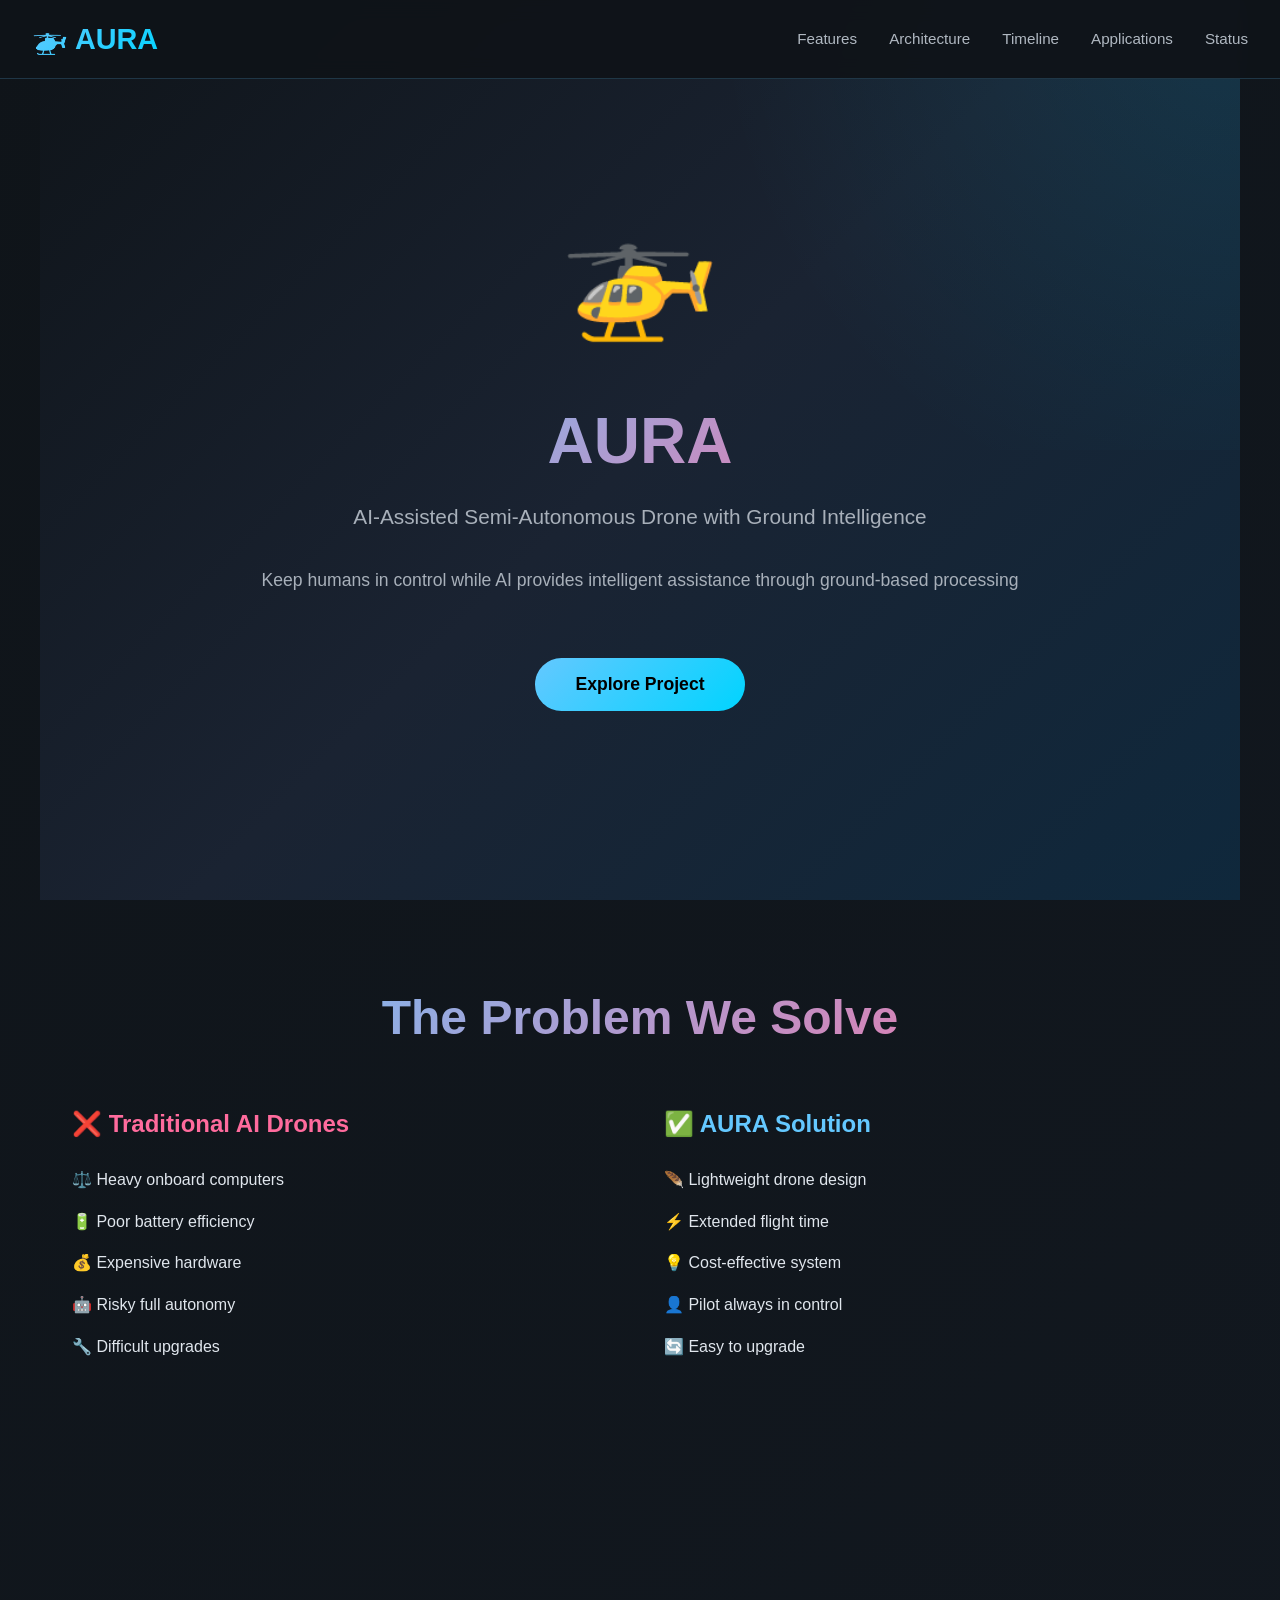
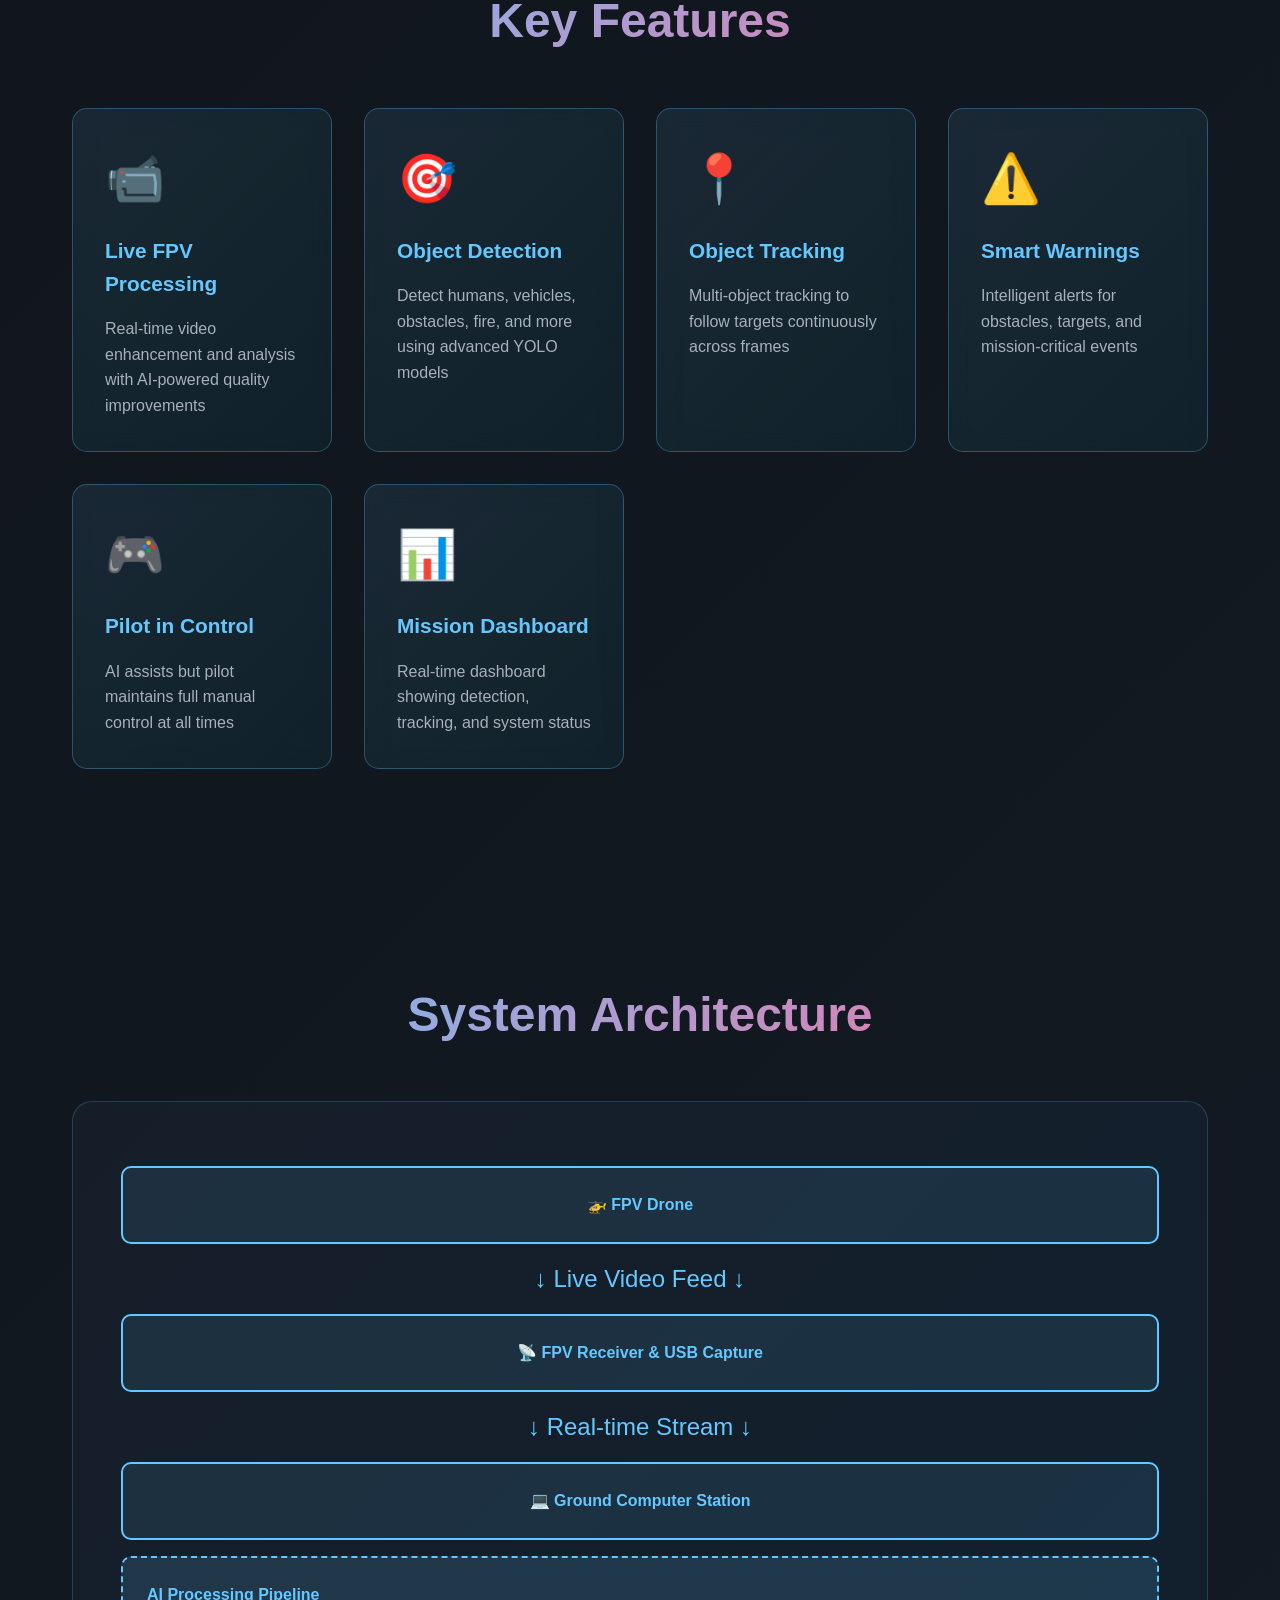
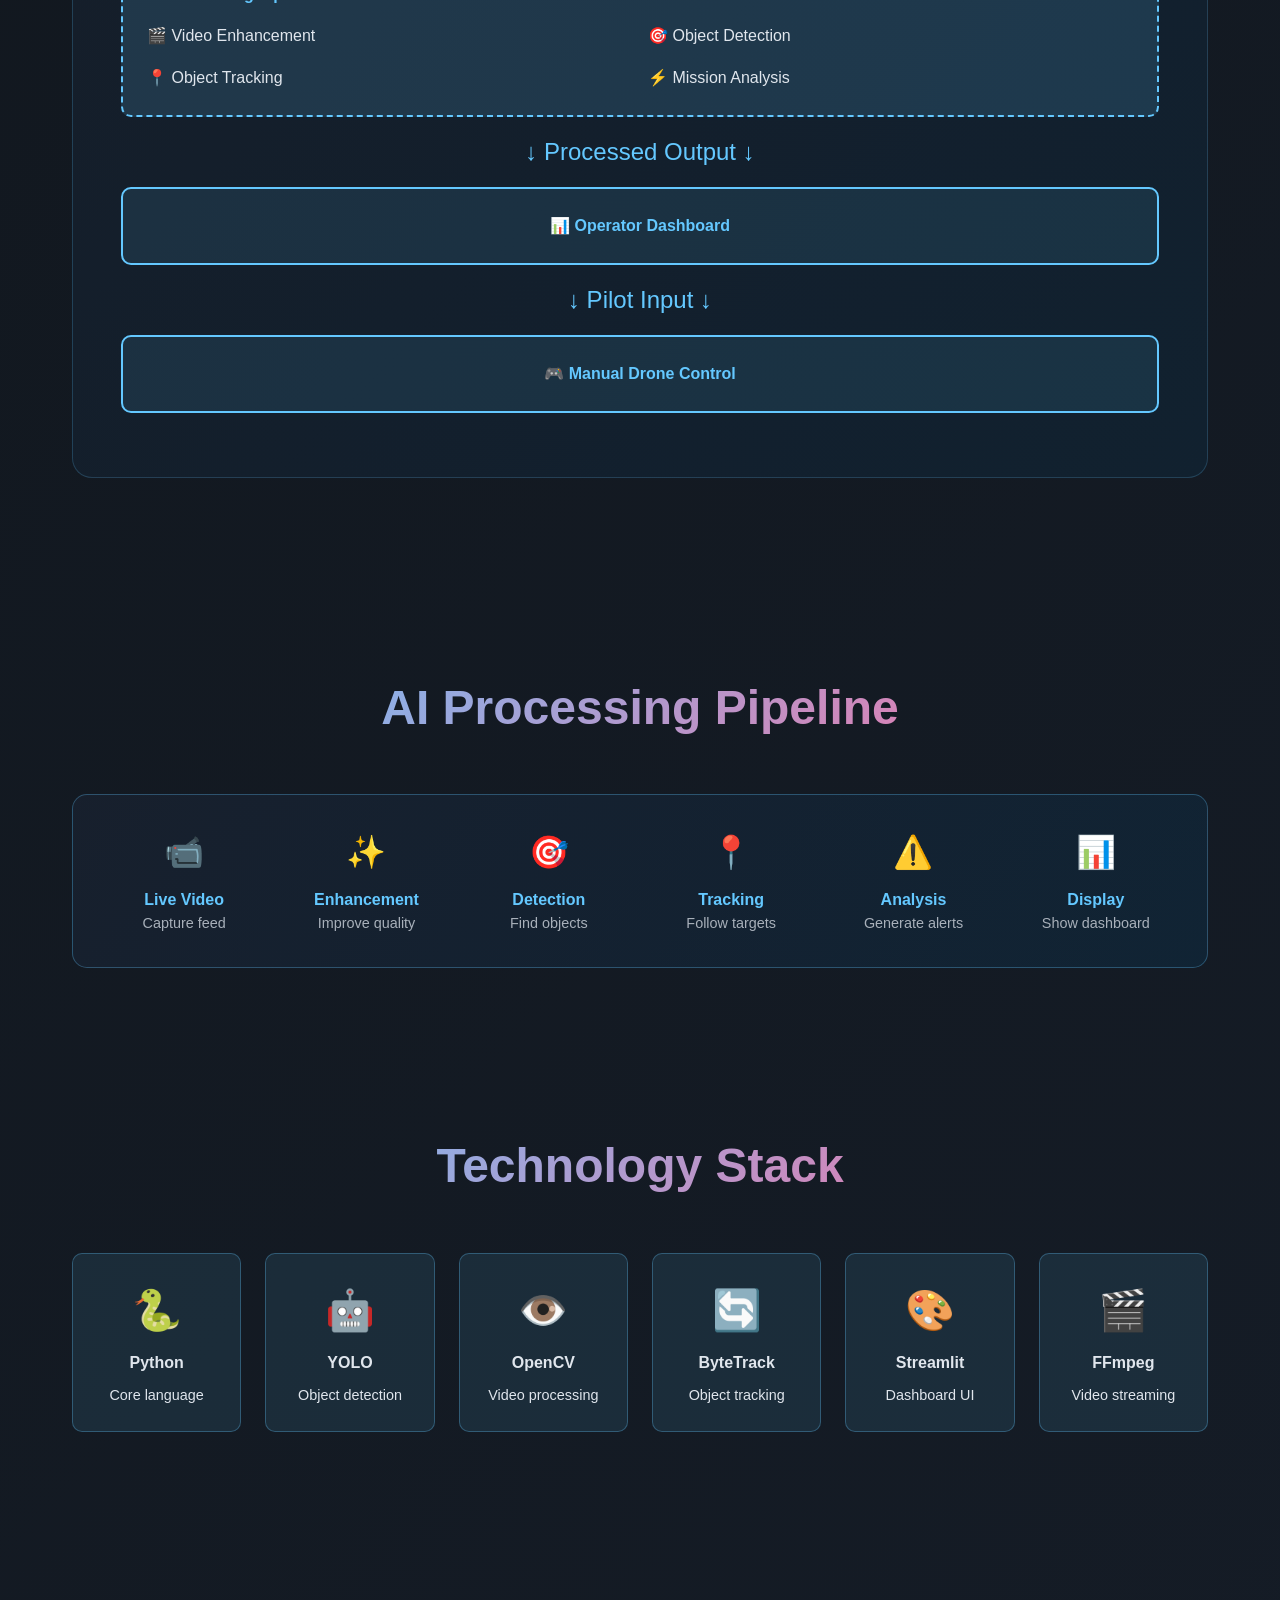
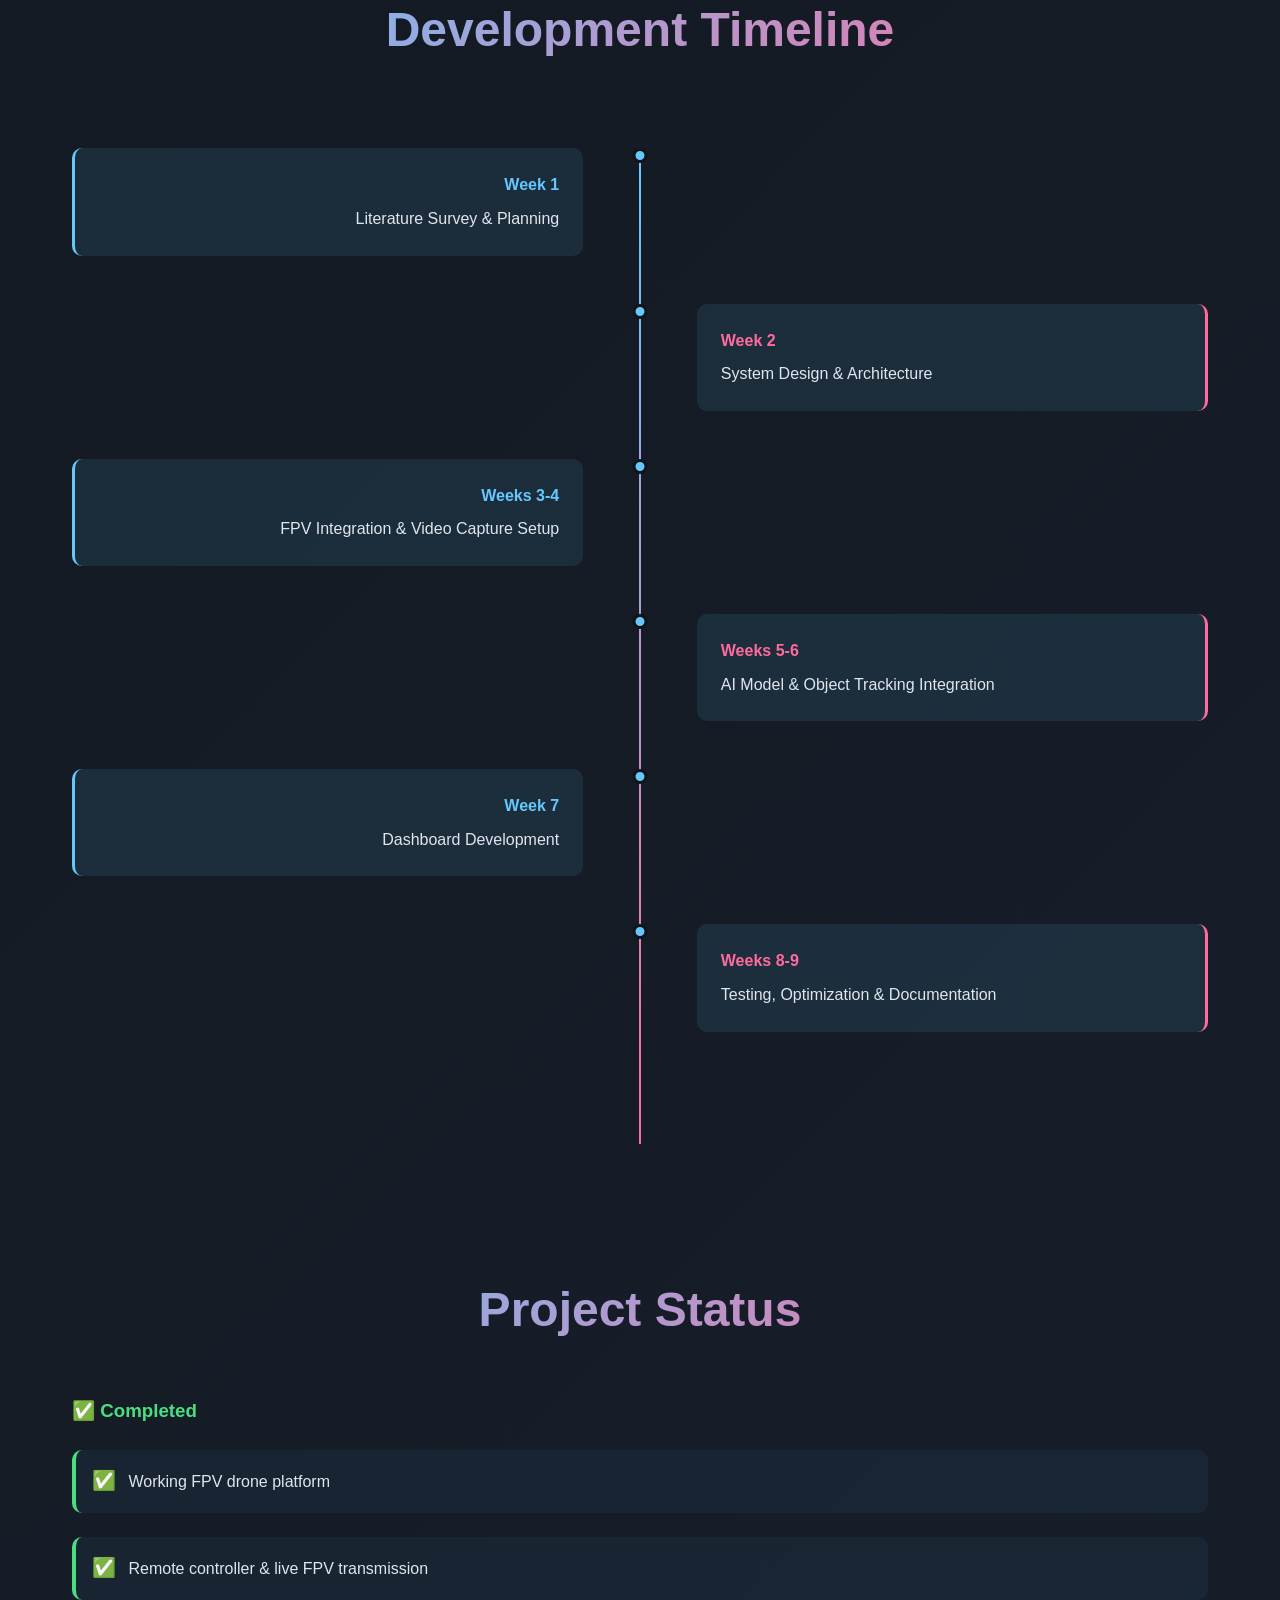
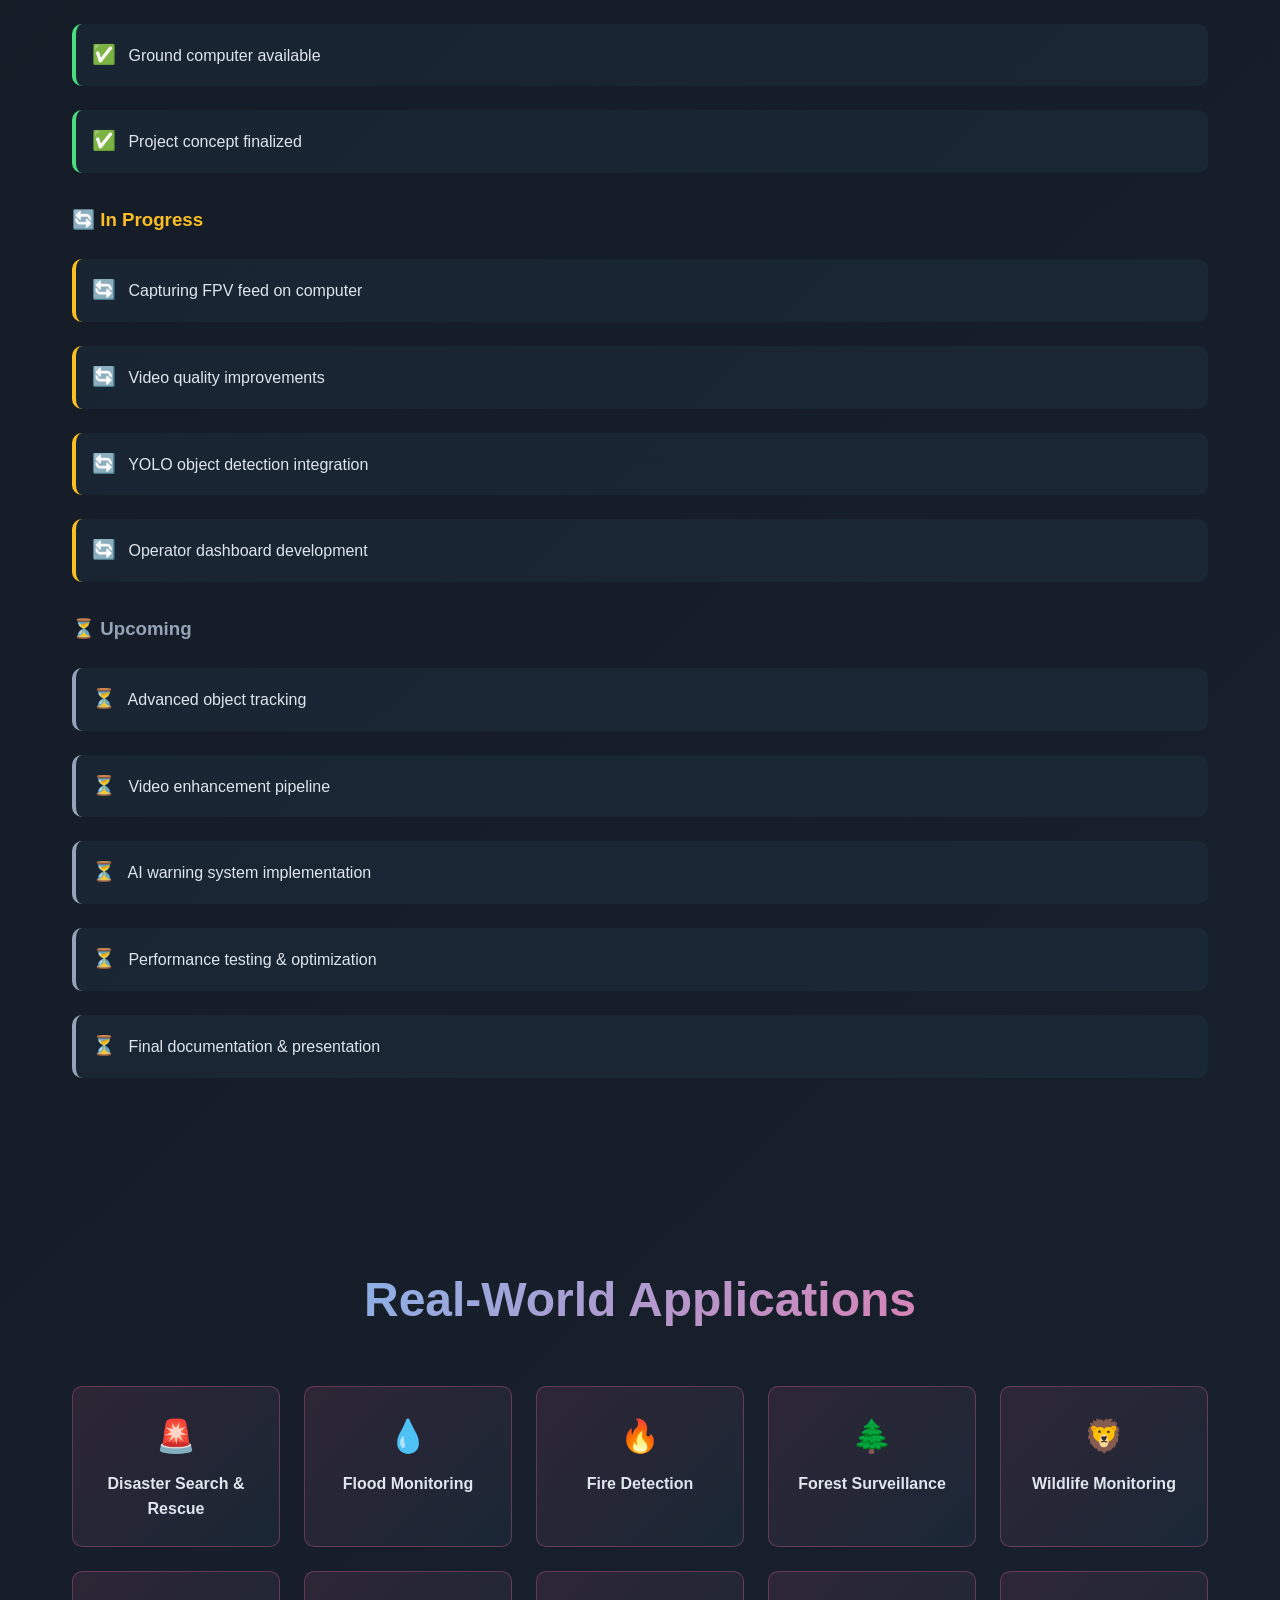
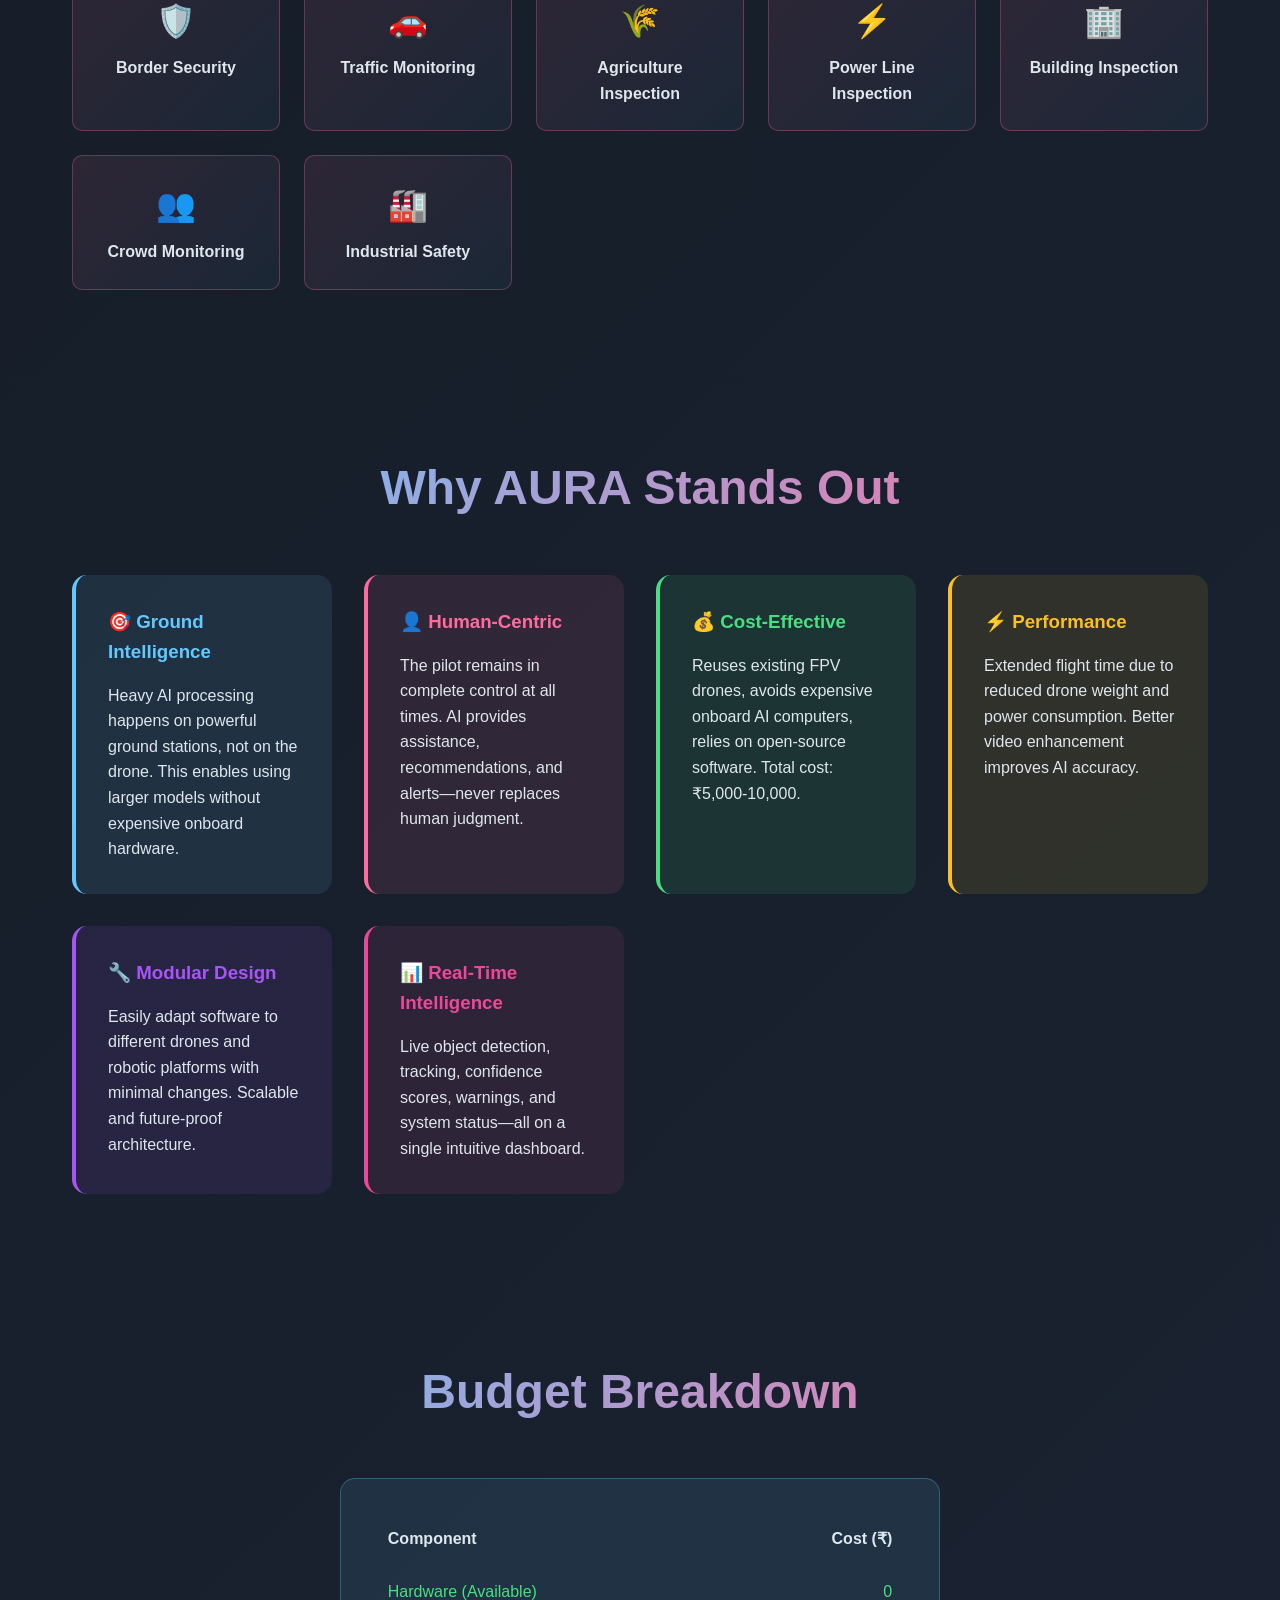
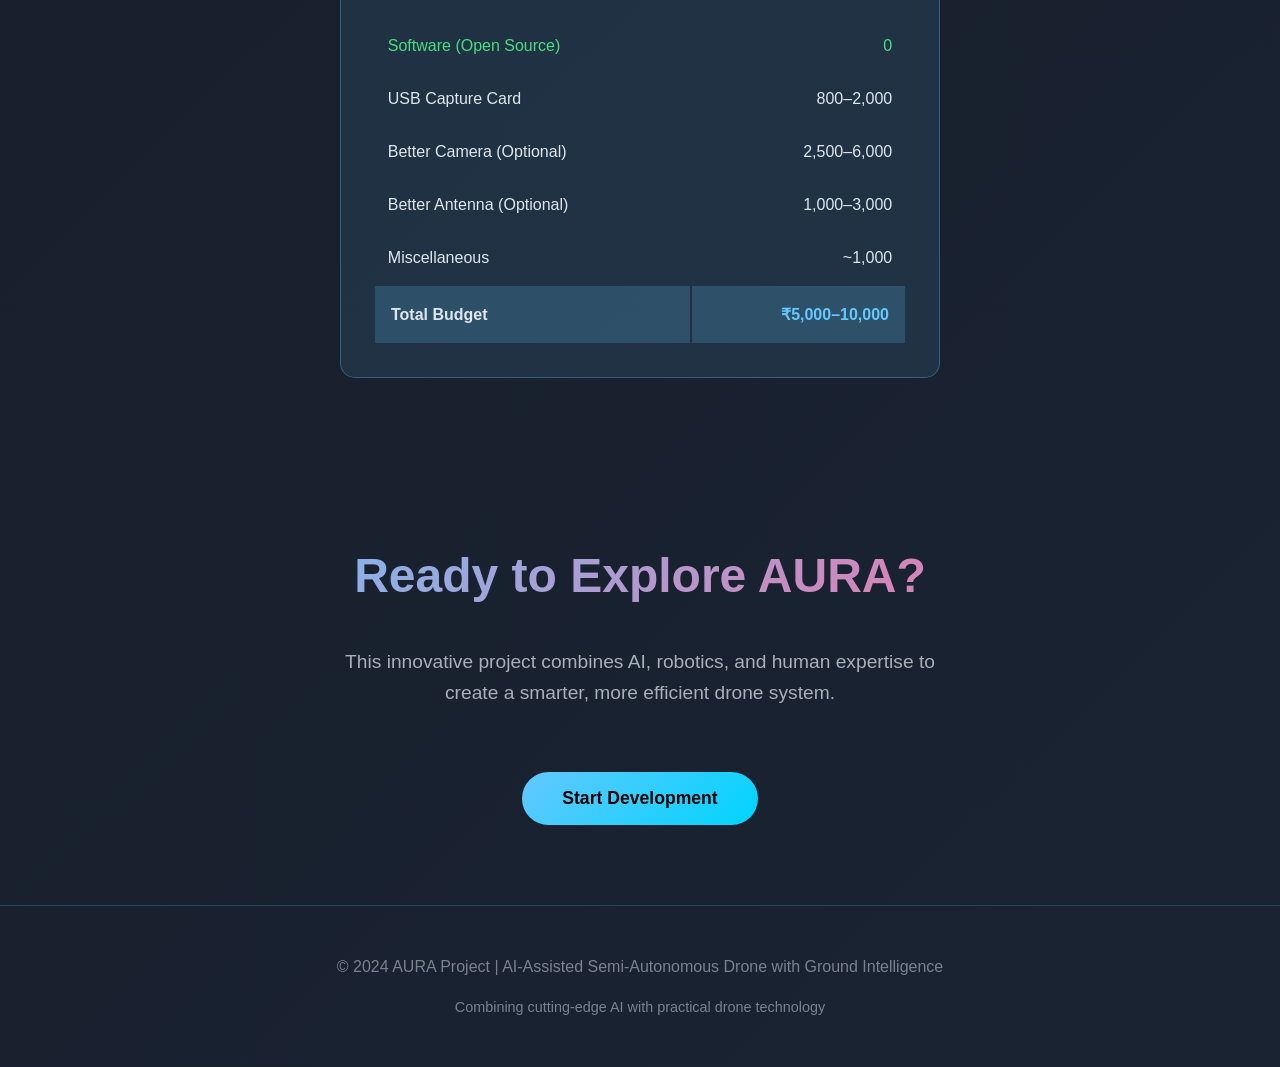
<file: index.html>
<!DOCTYPE html>
<html lang="en">
<head>
    <meta charset="UTF-8">
    <meta name="viewport" content="width=device-width, initial-scale=1.0">
    <title>AURA - AI-Assisted Drone Intelligence System</title>
    <style>
        * {
            margin: 0;
            padding: 0;
            box-sizing: border-box;
        }

        body {
            font-family: 'Segoe UI', Tahoma, Geneva, Verdana, sans-serif;
            background: linear-gradient(135deg, #0f1419 0%, #1a2332 100%);
            color: #e0e6ed;
            line-height: 1.6;
            overflow-x: hidden;
        }

        /* Navigation */
        nav {
            position: fixed;
            top: 0;
            width: 100%;
            background: rgba(15, 20, 25, 0.95);
            backdrop-filter: blur(10px);
            padding: 1rem 2rem;
            display: flex;
            justify-content: space-between;
            align-items: center;
            z-index: 1000;
            border-bottom: 1px solid rgba(100, 200, 255, 0.2);
        }

        .logo {
            font-size: 1.8rem;
            font-weight: 700;
            background: linear-gradient(135deg, #64c8ff 0%, #00d4ff 100%);
            -webkit-background-clip: text;
            -webkit-text-fill-color: transparent;
            background-clip: text;
        }

        nav ul {
            list-style: none;
            display: flex;
            gap: 2rem;
        }

        nav a {
            color: #b0b8c1;
            text-decoration: none;
            transition: color 0.3s;
            font-size: 0.95rem;
        }

        nav a:hover {
            color: #64c8ff;
        }

        /* Hero Section */
        .hero {
            min-height: 100vh;
            display: flex;
            align-items: center;
            justify-content: center;
            position: relative;
            overflow: hidden;
            padding-top: 60px;
            background: linear-gradient(135deg, rgba(15,20,25,1) 0%, rgba(26,35,50,1) 50%, rgba(15,40,60,1) 100%);
        }

        .hero::before {
            content: '';
            position: absolute;
            top: -50%;
            right: -50%;
            width: 100%;
            height: 100%;
            background: radial-gradient(circle, rgba(0, 212, 255, 0.1) 0%, transparent 70%);
            animation: float 20s ease-in-out infinite;
        }

        @keyframes float {
            0%, 100% { transform: translate(0, 0); }
            50% { transform: translate(20px, -20px); }
        }

        .hero-content {
            z-index: 10;
            text-align: center;
            max-width: 900px;
            padding: 0 2rem;
        }

        .hero h1 {
            font-size: 4rem;
            font-weight: 800;
            margin-bottom: 1.5rem;
            background: linear-gradient(135deg, #64c8ff 0%, #ff6b9d 100%);
            -webkit-background-clip: text;
            -webkit-text-fill-color: transparent;
            background-clip: text;
            line-height: 1.1;
            animation: slideInDown 0.8s ease-out;
        }

        @keyframes slideInDown {
            from {
                opacity: 0;
                transform: translateY(-30px);
            }
            to {
                opacity: 1;
                transform: translateY(0);
            }
        }

        .hero-subtitle {
            font-size: 1.3rem;
            color: #a8b0ba;
            margin-bottom: 2rem;
            animation: slideInUp 0.8s ease-out 0.2s both;
        }

        @keyframes slideInUp {
            from {
                opacity: 0;
                transform: translateY(30px);
            }
            to {
                opacity: 1;
                transform: translateY(0);
            }
        }

        .drone-icon {
            font-size: 8rem;
            margin-bottom: 2rem;
            animation: bounce 2s ease-in-out infinite;
        }

        @keyframes bounce {
            0%, 100% { transform: translateY(0); }
            50% { transform: translateY(-20px); }
        }

        .cta-button {
            background: linear-gradient(135deg, #64c8ff 0%, #00d4ff 100%);
            color: #000;
            padding: 1rem 2.5rem;
            border: none;
            border-radius: 50px;
            font-size: 1.1rem;
            font-weight: 600;
            cursor: pointer;
            transition: all 0.3s;
            margin-top: 2rem;
        }

        .cta-button:hover {
            transform: translateY(-3px);
            box-shadow: 0 10px 30px rgba(100, 200, 255, 0.4);
        }

        /* Sections */
        section {
            padding: 5rem 2rem;
            max-width: 1200px;
            margin: 0 auto;
        }

        .section-title {
            font-size: 3rem;
            font-weight: 800;
            margin-bottom: 3rem;
            text-align: center;
            background: linear-gradient(135deg, #64c8ff 0%, #ff6b9d 100%);
            -webkit-background-clip: text;
            -webkit-text-fill-color: transparent;
            background-clip: text;
        }

        /* Features Grid */
        .features-grid {
            display: grid;
            grid-template-columns: repeat(auto-fit, minmax(250px, 1fr));
            gap: 2rem;
            margin-bottom: 3rem;
        }

        .feature-card {
            background: linear-gradient(135deg, rgba(100, 200, 255, 0.1) 0%, rgba(0, 212, 255, 0.05) 100%);
            padding: 2rem;
            border-radius: 15px;
            border: 1px solid rgba(100, 200, 255, 0.3);
            transition: all 0.3s;
            backdrop-filter: blur(10px);
        }

        .feature-card:hover {
            transform: translateY(-10px);
            border-color: rgba(100, 200, 255, 0.8);
            box-shadow: 0 20px 40px rgba(100, 200, 255, 0.2);
        }

        .feature-icon {
            font-size: 3rem;
            margin-bottom: 1rem;
        }

        .feature-card h3 {
            font-size: 1.3rem;
            margin-bottom: 1rem;
            color: #64c8ff;
        }

        .feature-card p {
            color: #a8b0ba;
        }

        /* Architecture Section */
        .architecture {
            background: linear-gradient(135deg, rgba(26, 35, 50, 0.5) 0%, rgba(15, 40, 60, 0.5) 100%);
            border-radius: 20px;
            padding: 3rem;
            border: 1px solid rgba(100, 200, 255, 0.2);
            margin: 2rem 0;
        }

        .arch-box {
            background: rgba(100, 200, 255, 0.1);
            border: 2px solid #64c8ff;
            border-radius: 10px;
            padding: 1.5rem;
            margin: 1rem 0;
            color: #64c8ff;
            font-weight: 600;
            text-align: center;
        }

        .arrow {
            text-align: center;
            color: #64c8ff;
            font-size: 1.5rem;
            margin: 0.5rem 0;
        }

        /* Timeline */
        .timeline {
            position: relative;
            padding: 2rem 0;
        }

        .timeline::before {
            content: '';
            position: absolute;
            left: 50%;
            transform: translateX(-50%);
            width: 2px;
            height: 100%;
            background: linear-gradient(180deg, #64c8ff 0%, #ff6b9d 100%);
        }

        .timeline-item {
            margin-bottom: 3rem;
            width: 45%;
        }

        .timeline-item:nth-child(odd) {
            margin-left: 0;
            text-align: right;
        }

        .timeline-item:nth-child(even) {
            margin-left: 55%;
        }

        .timeline-dot {
            position: absolute;
            left: 50%;
            transform: translateX(-50%);
            width: 15px;
            height: 15px;
            background: #64c8ff;
            border: 3px solid #0f1419;
            border-radius: 50%;
        }

        .timeline-content {
            background: rgba(100, 200, 255, 0.1);
            padding: 1.5rem;
            border-radius: 10px;
            border-left: 3px solid #64c8ff;
        }

        .timeline-item:nth-child(even) .timeline-content {
            border-left: none;
            border-right: 3px solid #ff6b9d;
        }

        /* Status Section */
        .status-item {
            margin: 1.5rem 0;
            padding: 1rem;
            border-radius: 10px;
            background: rgba(100, 200, 255, 0.05);
            border-left: 4px solid #64c8ff;
        }

        .status-item.completed {
            border-left-color: #4ade80;
        }

        .status-item.working {
            border-left-color: #fbbf24;
        }

        .status-item.pending {
            border-left-color: #94a3b8;
        }

        .status-emoji {
            font-size: 1.2rem;
            margin-right: 0.5rem;
        }

        /* Tech Stack */
        .tech-grid {
            display: grid;
            grid-template-columns: repeat(auto-fit, minmax(150px, 1fr));
            gap: 1.5rem;
        }

        .tech-item {
            background: rgba(100, 200, 255, 0.1);
            padding: 1.5rem;
            border-radius: 10px;
            text-align: center;
            border: 1px solid rgba(100, 200, 255, 0.3);
            transition: all 0.3s;
        }

        .tech-item:hover {
            transform: scale(1.05);
            border-color: #64c8ff;
        }

        .tech-icon {
            font-size: 2.5rem;
            margin-bottom: 0.5rem;
        }

        /* Applications */
        .apps-grid {
            display: grid;
            grid-template-columns: repeat(auto-fit, minmax(200px, 1fr));
            gap: 1.5rem;
        }

        .app-item {
            background: linear-gradient(135deg, rgba(255, 107, 157, 0.1) 0%, rgba(100, 200, 255, 0.05) 100%);
            padding: 1.5rem;
            border-radius: 10px;
            border: 1px solid rgba(255, 107, 157, 0.3);
            text-align: center;
        }

        .app-emoji {
            font-size: 2rem;
            margin-bottom: 0.5rem;
        }

        /* Footer */
        footer {
            text-align: center;
            padding: 3rem 2rem;
            border-top: 1px solid rgba(100, 200, 255, 0.2);
            color: #7a8290;
        }

        /* Responsive */
        @media (max-width: 768px) {
            .hero h1 {
                font-size: 2.5rem;
            }

            nav ul {
                gap: 1rem;
                font-size: 0.9rem;
            }

            .timeline::before {
                left: 10px;
            }

            .timeline-item {
                width: 100%;
                margin-left: 40px !important;
                text-align: left !important;
            }

            .timeline-dot {
                left: 0;
                transform: translateX(-50%);
            }

            .timeline-content {
                border-left: 3px solid #64c8ff !important;
                border-right: none;
            }
        }
    </style>
</head>
<body>
    <nav>
        <div class="logo">🚁 AURA</div>
        <ul>
            <li><a href="#features">Features</a></li>
            <li><a href="#architecture">Architecture</a></li>
            <li><a href="#timeline">Timeline</a></li>
            <li><a href="#apps">Applications</a></li>
            <li><a href="#status">Status</a></li>
        </ul>
    </nav>

    <!-- Hero Section -->
    <section class="hero">
        <div class="hero-content">
            <div class="drone-icon">🚁</div>
            <h1>AURA</h1>
            <p class="hero-subtitle">AI-Assisted Semi-Autonomous Drone with Ground Intelligence</p>
            <p style="font-size: 1.1rem; color: #a8b0ba; margin-bottom: 2rem;">
                Keep humans in control while AI provides intelligent assistance through ground-based processing
            </p>
            <button class="cta-button">Explore Project</button>
        </div>
    </section>

    <!-- Problem & Solution -->
    <section>
        <h2 class="section-title">The Problem We Solve</h2>
        <div style="display: grid; grid-template-columns: 1fr 1fr; gap: 3rem; margin-bottom: 3rem;">
            <div>
                <h3 style="color: #ff6b9d; margin-bottom: 1.5rem; font-size: 1.5rem;">❌ Traditional AI Drones</h3>
                <ul style="list-style: none;">
                    <li style="margin: 1rem 0;">⚖️ Heavy onboard computers</li>
                    <li style="margin: 1rem 0;">🔋 Poor battery efficiency</li>
                    <li style="margin: 1rem 0;">💰 Expensive hardware</li>
                    <li style="margin: 1rem 0;">🤖 Risky full autonomy</li>
                    <li style="margin: 1rem 0;">🔧 Difficult upgrades</li>
                </ul>
            </div>
            <div>
                <h3 style="color: #64c8ff; margin-bottom: 1.5rem; font-size: 1.5rem;">✅ AURA Solution</h3>
                <ul style="list-style: none;">
                    <li style="margin: 1rem 0;">🪶 Lightweight drone design</li>
                    <li style="margin: 1rem 0;">⚡ Extended flight time</li>
                    <li style="margin: 1rem 0;">💡 Cost-effective system</li>
                    <li style="margin: 1rem 0;">👤 Pilot always in control</li>
                    <li style="margin: 1rem 0;">🔄 Easy to upgrade</li>
                </ul>
            </div>
        </div>
    </section>

    <!-- Key Features -->
    <section id="features">
        <h2 class="section-title">Key Features</h2>
        <div class="features-grid">
            <div class="feature-card">
                <div class="feature-icon">📹</div>
                <h3>Live FPV Processing</h3>
                <p>Real-time video enhancement and analysis with AI-powered quality improvements</p>
            </div>
            <div class="feature-card">
                <div class="feature-icon">🎯</div>
                <h3>Object Detection</h3>
                <p>Detect humans, vehicles, obstacles, fire, and more using advanced YOLO models</p>
            </div>
            <div class="feature-card">
                <div class="feature-icon">📍</div>
                <h3>Object Tracking</h3>
                <p>Multi-object tracking to follow targets continuously across frames</p>
            </div>
            <div class="feature-card">
                <div class="feature-icon">⚠️</div>
                <h3>Smart Warnings</h3>
                <p>Intelligent alerts for obstacles, targets, and mission-critical events</p>
            </div>
            <div class="feature-card">
                <div class="feature-icon">🎮</div>
                <h3>Pilot in Control</h3>
                <p>AI assists but pilot maintains full manual control at all times</p>
            </div>
            <div class="feature-card">
                <div class="feature-icon">📊</div>
                <h3>Mission Dashboard</h3>
                <p>Real-time dashboard showing detection, tracking, and system status</p>
            </div>
        </div>
    </section>

    <!-- System Architecture -->
    <section id="architecture">
        <h2 class="section-title">System Architecture</h2>
        <div class="architecture">
            <div class="arch-box">🚁 FPV Drone</div>
            <div class="arrow">↓ Live Video Feed ↓</div>
            <div class="arch-box">📡 FPV Receiver & USB Capture</div>
            <div class="arrow">↓ Real-time Stream ↓</div>
            <div class="arch-box">💻 Ground Computer Station</div>
            <div style="background: rgba(100, 200, 255, 0.15); padding: 1.5rem; margin: 1rem 0; border-radius: 10px; border: 2px dashed #64c8ff;">
                <div style="color: #64c8ff; font-weight: 600; margin-bottom: 1rem;">AI Processing Pipeline</div>
                <div style="display: grid; grid-template-columns: repeat(2, 1fr); gap: 1rem;">
                    <div>🎬 Video Enhancement</div>
                    <div>🎯 Object Detection</div>
                    <div>📍 Object Tracking</div>
                    <div>⚡ Mission Analysis</div>
                </div>
            </div>
            <div class="arrow">↓ Processed Output ↓</div>
            <div class="arch-box">📊 Operator Dashboard</div>
            <div class="arrow">↓ Pilot Input ↓</div>
            <div class="arch-box">🎮 Manual Drone Control</div>
        </div>
    </section>

    <!-- AI Pipeline -->
    <section>
        <h2 class="section-title">AI Processing Pipeline</h2>
        <div style="background: linear-gradient(135deg, rgba(26, 35, 50, 0.7) 0%, rgba(15, 40, 60, 0.7) 100%); padding: 2rem; border-radius: 15px; border: 1px solid rgba(100, 200, 255, 0.3);">
            <div style="display: grid; grid-template-columns: repeat(auto-fit, minmax(150px, 1fr)); gap: 1.5rem;">
                <div style="text-align: center;">
                    <div style="font-size: 2rem; margin-bottom: 0.5rem;">📹</div>
                    <div style="color: #64c8ff; font-weight: 600;">Live Video</div>
                    <div style="font-size: 0.9rem; color: #a8b0ba;">Capture feed</div>
                </div>
                <div style="text-align: center;">
                    <div style="font-size: 2rem; margin-bottom: 0.5rem;">✨</div>
                    <div style="color: #64c8ff; font-weight: 600;">Enhancement</div>
                    <div style="font-size: 0.9rem; color: #a8b0ba;">Improve quality</div>
                </div>
                <div style="text-align: center;">
                    <div style="font-size: 2rem; margin-bottom: 0.5rem;">🎯</div>
                    <div style="color: #64c8ff; font-weight: 600;">Detection</div>
                    <div style="font-size: 0.9rem; color: #a8b0ba;">Find objects</div>
                </div>
                <div style="text-align: center;">
                    <div style="font-size: 2rem; margin-bottom: 0.5rem;">📍</div>
                    <div style="color: #64c8ff; font-weight: 600;">Tracking</div>
                    <div style="font-size: 0.9rem; color: #a8b0ba;">Follow targets</div>
                </div>
                <div style="text-align: center;">
                    <div style="font-size: 2rem; margin-bottom: 0.5rem;">⚠️</div>
                    <div style="color: #64c8ff; font-weight: 600;">Analysis</div>
                    <div style="font-size: 0.9rem; color: #a8b0ba;">Generate alerts</div>
                </div>
                <div style="text-align: center;">
                    <div style="font-size: 2rem; margin-bottom: 0.5rem;">📊</div>
                    <div style="color: #64c8ff; font-weight: 600;">Display</div>
                    <div style="font-size: 0.9rem; color: #a8b0ba;">Show dashboard</div>
                </div>
            </div>
        </div>
    </section>

    <!-- Technology Stack -->
    <section>
        <h2 class="section-title">Technology Stack</h2>
        <div class="tech-grid">
            <div class="tech-item">
                <div class="tech-icon">🐍</div>
                <strong>Python</strong>
                <p style="font-size: 0.9rem; margin-top: 0.5rem;">Core language</p>
            </div>
            <div class="tech-item">
                <div class="tech-icon">🤖</div>
                <strong>YOLO</strong>
                <p style="font-size: 0.9rem; margin-top: 0.5rem;">Object detection</p>
            </div>
            <div class="tech-item">
                <div class="tech-icon">👁️</div>
                <strong>OpenCV</strong>
                <p style="font-size: 0.9rem; margin-top: 0.5rem;">Video processing</p>
            </div>
            <div class="tech-item">
                <div class="tech-icon">🔄</div>
                <strong>ByteTrack</strong>
                <p style="font-size: 0.9rem; margin-top: 0.5rem;">Object tracking</p>
            </div>
            <div class="tech-item">
                <div class="tech-icon">🎨</div>
                <strong>Streamlit</strong>
                <p style="font-size: 0.9rem; margin-top: 0.5rem;">Dashboard UI</p>
            </div>
            <div class="tech-item">
                <div class="tech-icon">🎬</div>
                <strong>FFmpeg</strong>
                <p style="font-size: 0.9rem; margin-top: 0.5rem;">Video streaming</p>
            </div>
        </div>
    </section>

    <!-- Timeline -->
    <section id="timeline">
        <h2 class="section-title">Development Timeline</h2>
        <div class="timeline">
            <div class="timeline-item">
                <div class="timeline-dot"></div>
                <div class="timeline-content">
                    <h4 style="color: #64c8ff; margin-bottom: 0.5rem;">Week 1</h4>
                    <p>Literature Survey & Planning</p>
                </div>
            </div>
            <div class="timeline-item">
                <div class="timeline-dot"></div>
                <div class="timeline-content">
                    <h4 style="color: #ff6b9d; margin-bottom: 0.5rem;">Week 2</h4>
                    <p>System Design & Architecture</p>
                </div>
            </div>
            <div class="timeline-item">
                <div class="timeline-dot"></div>
                <div class="timeline-content">
                    <h4 style="color: #64c8ff; margin-bottom: 0.5rem;">Weeks 3-4</h4>
                    <p>FPV Integration & Video Capture Setup</p>
                </div>
            </div>
            <div class="timeline-item">
                <div class="timeline-dot"></div>
                <div class="timeline-content">
                    <h4 style="color: #ff6b9d; margin-bottom: 0.5rem;">Weeks 5-6</h4>
                    <p>AI Model & Object Tracking Integration</p>
                </div>
            </div>
            <div class="timeline-item">
                <div class="timeline-dot"></div>
                <div class="timeline-content">
                    <h4 style="color: #64c8ff; margin-bottom: 0.5rem;">Week 7</h4>
                    <p>Dashboard Development</p>
                </div>
            </div>
            <div class="timeline-item">
                <div class="timeline-dot"></div>
                <div class="timeline-content">
                    <h4 style="color: #ff6b9d; margin-bottom: 0.5rem;">Weeks 8-9</h4>
                    <p>Testing, Optimization & Documentation</p>
                </div>
            </div>
        </div>
    </section>

    <!-- Current Status -->
    <section id="status">
        <h2 class="section-title">Project Status</h2>
        <div>
            <h3 style="color: #4ade80; margin: 2rem 0 1rem 0;">✅ Completed</h3>
            <div class="status-item completed">
                <span class="status-emoji">✅</span> Working FPV drone platform
            </div>
            <div class="status-item completed">
                <span class="status-emoji">✅</span> Remote controller & live FPV transmission
            </div>
            <div class="status-item completed">
                <span class="status-emoji">✅</span> Ground computer available
            </div>
            <div class="status-item completed">
                <span class="status-emoji">✅</span> Project concept finalized
            </div>

            <h3 style="color: #fbbf24; margin: 2rem 0 1rem 0;">🔄 In Progress</h3>
            <div class="status-item working">
                <span class="status-emoji">🔄</span> Capturing FPV feed on computer
            </div>
            <div class="status-item working">
                <span class="status-emoji">🔄</span> Video quality improvements
            </div>
            <div class="status-item working">
                <span class="status-emoji">🔄</span> YOLO object detection integration
            </div>
            <div class="status-item working">
                <span class="status-emoji">🔄</span> Operator dashboard development
            </div>

            <h3 style="color: #94a3b8; margin: 2rem 0 1rem 0;">⏳ Upcoming</h3>
            <div class="status-item pending">
                <span class="status-emoji">⏳</span> Advanced object tracking
            </div>
            <div class="status-item pending">
                <span class="status-emoji">⏳</span> Video enhancement pipeline
            </div>
            <div class="status-item pending">
                <span class="status-emoji">⏳</span> AI warning system implementation
            </div>
            <div class="status-item pending">
                <span class="status-emoji">⏳</span> Performance testing & optimization
            </div>
            <div class="status-item pending">
                <span class="status-emoji">⏳</span> Final documentation & presentation
            </div>
        </div>
    </section>

    <!-- Applications -->
    <section id="apps">
        <h2 class="section-title">Real-World Applications</h2>
        <div class="apps-grid">
            <div class="app-item">
                <div class="app-emoji">🚨</div>
                <h4>Disaster Search & Rescue</h4>
            </div>
            <div class="app-item">
                <div class="app-emoji">💧</div>
                <h4>Flood Monitoring</h4>
            </div>
            <div class="app-item">
                <div class="app-emoji">🔥</div>
                <h4>Fire Detection</h4>
            </div>
            <div class="app-item">
                <div class="app-emoji">🌲</div>
                <h4>Forest Surveillance</h4>
            </div>
            <div class="app-item">
                <div class="app-emoji">🦁</div>
                <h4>Wildlife Monitoring</h4>
            </div>
            <div class="app-item">
                <div class="app-emoji">🛡️</div>
                <h4>Border Security</h4>
            </div>
            <div class="app-item">
                <div class="app-emoji">🚗</div>
                <h4>Traffic Monitoring</h4>
            </div>
            <div class="app-item">
                <div class="app-emoji">🌾</div>
                <h4>Agriculture Inspection</h4>
            </div>
            <div class="app-item">
                <div class="app-emoji">⚡</div>
                <h4>Power Line Inspection</h4>
            </div>
            <div class="app-item">
                <div class="app-emoji">🏢</div>
                <h4>Building Inspection</h4>
            </div>
            <div class="app-item">
                <div class="app-emoji">👥</div>
                <h4>Crowd Monitoring</h4>
            </div>
            <div class="app-item">
                <div class="app-emoji">🏭</div>
                <h4>Industrial Safety</h4>
            </div>
        </div>
    </section>

    <!-- Why AURA is Different -->
    <section>
        <h2 class="section-title">Why AURA Stands Out</h2>
        <div style="display: grid; grid-template-columns: repeat(auto-fit, minmax(250px, 1fr)); gap: 2rem;">
            <div style="background: rgba(100, 200, 255, 0.1); padding: 2rem; border-radius: 15px; border-left: 4px solid #64c8ff;">
                <h3 style="color: #64c8ff; margin-bottom: 1rem;">🎯 Ground Intelligence</h3>
                <p>Heavy AI processing happens on powerful ground stations, not on the drone. This enables using larger models without expensive onboard hardware.</p>
            </div>
            <div style="background: rgba(255, 107, 157, 0.1); padding: 2rem; border-radius: 15px; border-left: 4px solid #ff6b9d;">
                <h3 style="color: #ff6b9d; margin-bottom: 1rem;">👤 Human-Centric</h3>
                <p>The pilot remains in complete control at all times. AI provides assistance, recommendations, and alerts—never replaces human judgment.</p>
            </div>
            <div style="background: rgba(74, 222, 128, 0.1); padding: 2rem; border-radius: 15px; border-left: 4px solid #4ade80;">
                <h3 style="color: #4ade80; margin-bottom: 1rem;">💰 Cost-Effective</h3>
                <p>Reuses existing FPV drones, avoids expensive onboard AI computers, relies on open-source software. Total cost: ₹5,000-10,000.</p>
            </div>
            <div style="background: rgba(251, 191, 36, 0.1); padding: 2rem; border-radius: 15px; border-left: 4px solid #fbbf24;">
                <h3 style="color: #fbbf24; margin-bottom: 1rem;">⚡ Performance</h3>
                <p>Extended flight time due to reduced drone weight and power consumption. Better video enhancement improves AI accuracy.</p>
            </div>
            <div style="background: rgba(168, 85, 247, 0.1); padding: 2rem; border-radius: 15px; border-left: 4px solid #a855f7;">
                <h3 style="color: #a855f7; margin-bottom: 1rem;">🔧 Modular Design</h3>
                <p>Easily adapt software to different drones and robotic platforms with minimal changes. Scalable and future-proof architecture.</p>
            </div>
            <div style="background: rgba(236, 72, 153, 0.1); padding: 2rem; border-radius: 15px; border-left: 4px solid #ec4899;">
                <h3 style="color: #ec4899; margin-bottom: 1rem;">📊 Real-Time Intelligence</h3>
                <p>Live object detection, tracking, confidence scores, warnings, and system status—all on a single intuitive dashboard.</p>
            </div>
        </div>
    </section>

    <!-- Cost Breakdown -->
    <section>
        <h2 class="section-title">Budget Breakdown</h2>
        <div style="max-width: 600px; margin: 0 auto;">
            <div style="background: rgba(100, 200, 255, 0.1); padding: 2rem; border-radius: 15px; border: 1px solid rgba(100, 200, 255, 0.3);">
                <table style="width: 100%; color: #e0e6ed;">
                    <tr style="border-bottom: 1px solid rgba(100, 200, 255, 0.2);">
                        <td style="padding: 0.8rem; text-align: left;"><strong>Component</strong></td>
                        <td style="padding: 0.8rem; text-align: right;"><strong>Cost (₹)</strong></td>
                    </tr>
                    <tr style="border-bottom: 1px solid rgba(100, 200, 255, 0.2); color: #4ade80;">
                        <td style="padding: 0.8rem;">Hardware (Available)</td>
                        <td style="padding: 0.8rem; text-align: right;">0</td>
                    </tr>
                    <tr style="border-bottom: 1px solid rgba(100, 200, 255, 0.2); color: #4ade80;">
                        <td style="padding: 0.8rem;">Software (Open Source)</td>
                        <td style="padding: 0.8rem; text-align: right;">0</td>
                    </tr>
                    <tr style="border-bottom: 1px solid rgba(100, 200, 255, 0.2);">
                        <td style="padding: 0.8rem;">USB Capture Card</td>
                        <td style="padding: 0.8rem; text-align: right;">800–2,000</td>
                    </tr>
                    <tr style="border-bottom: 1px solid rgba(100, 200, 255, 0.2);">
                        <td style="padding: 0.8rem;">Better Camera (Optional)</td>
                        <td style="padding: 0.8rem; text-align: right;">2,500–6,000</td>
                    </tr>
                    <tr style="border-bottom: 1px solid rgba(100, 200, 255, 0.2);">
                        <td style="padding: 0.8rem;">Better Antenna (Optional)</td>
                        <td style="padding: 0.8rem; text-align: right;">1,000–3,000</td>
                    </tr>
                    <tr style="border-bottom: 1px solid rgba(100, 200, 255, 0.2);">
                        <td style="padding: 0.8rem;">Miscellaneous</td>
                        <td style="padding: 0.8rem; text-align: right;">~1,000</td>
                    </tr>
                    <tr style="background: rgba(100, 200, 255, 0.2); border-radius: 0 0 15px 15px;">
                        <td style="padding: 1rem; font-weight: 600;"><strong>Total Budget</strong></td>
                        <td style="padding: 1rem; text-align: right; font-weight: 600; color: #64c8ff;"><strong>₹5,000–10,000</strong></td>
                    </tr>
                </table>
            </div>
        </div>
    </section>

    <!-- CTA Section -->
    <section style="text-align: center; padding: 5rem 2rem;">
        <h2 class="section-title" style="margin-bottom: 2rem;">Ready to Explore AURA?</h2>
        <p style="font-size: 1.2rem; color: #a8b0ba; margin-bottom: 2rem; max-width: 600px; margin-left: auto; margin-right: auto;">
            This innovative project combines AI, robotics, and human expertise to create a smarter, more efficient drone system.
        </p>
        <button class="cta-button">Start Development</button>
    </section>

    <footer>
        <p>© 2024 AURA Project | AI-Assisted Semi-Autonomous Drone with Ground Intelligence</p>
        <p style="margin-top: 1rem; font-size: 0.9rem;">Combining cutting-edge AI with practical drone technology</p>
    </footer>

    <script>
        // Smooth scrolling
        document.querySelectorAll('a[href^="#"]').forEach(anchor => {
            anchor.addEventListener('click', function (e) {
                e.preventDefault();
                const target = document.querySelector(this.getAttribute('href'));
                if (target) {
                    target.scrollIntoView({ behavior: 'smooth', block: 'start' });
                }
            });
        });

        // Add scroll animations
        const observerOptions = {
            threshold: 0.1,
            rootMargin: '0px 0px -50px 0px'
        };

        const observer = new IntersectionObserver(function(entries) {
            entries.forEach(entry => {
                if (entry.isIntersecting) {
                    entry.target.style.animation = 'slideInUp 0.6s ease-out forwards';
                }
            });
        }, observerOptions);

        document.querySelectorAll('.feature-card, .tech-item, .app-item, .status-item').forEach(el => {
            observer.observe(el);
        });
    </script>
</body>
</html>
</file>
